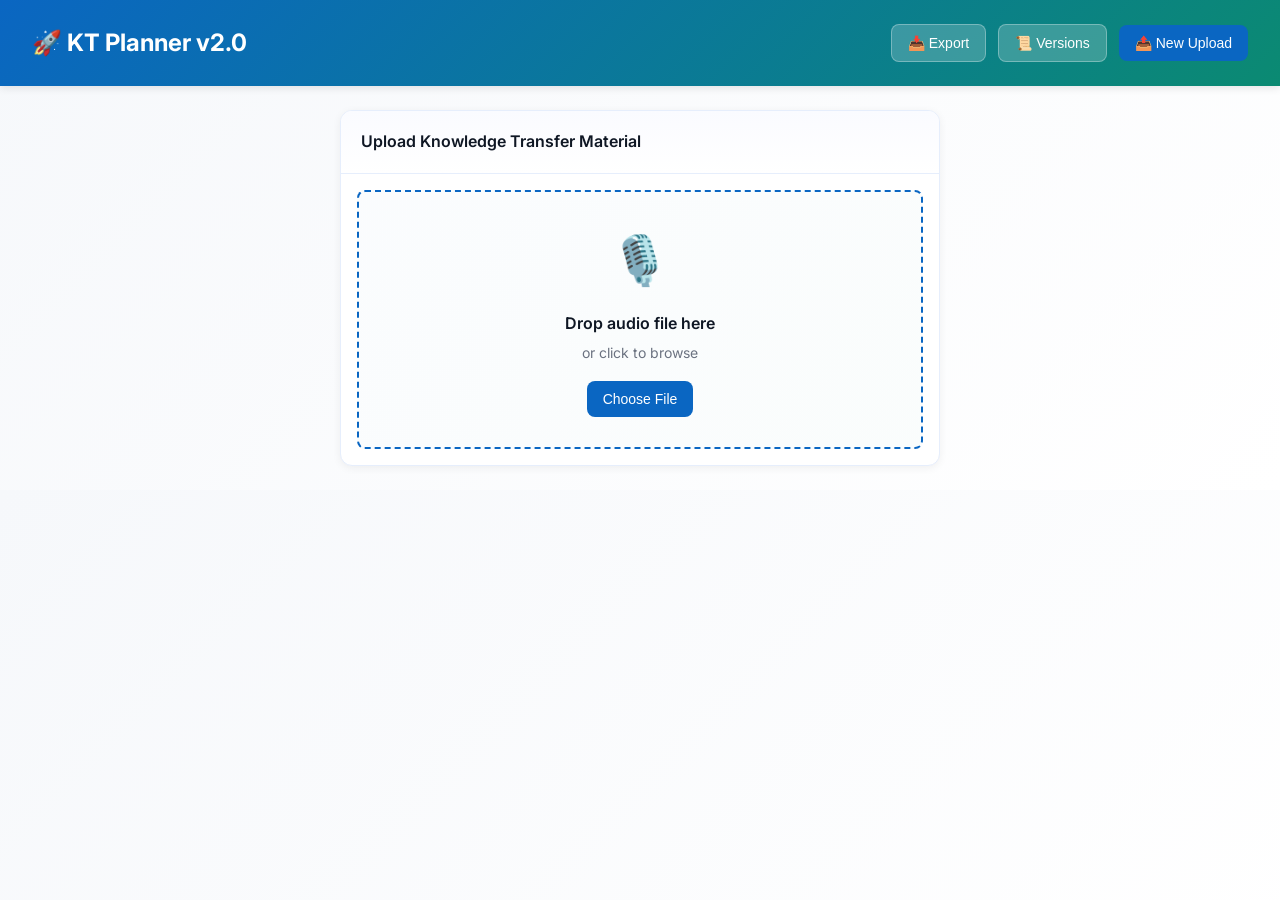
<file: static/enhanced.html>
<!DOCTYPE html>
<html lang="en">
<head>
    <meta charset="UTF-8">
    <meta name="viewport" content="width=device-width, initial-scale=1.0">
    <title>KT Planner v2.0 - Advanced Knowledge Transfer</title>
    <link href="https://fonts.googleapis.com/css2?family=Inter:wght@300;400;500;600;700&display=swap" rel="stylesheet">
    <style>
        * { margin: 0; padding: 0; box-sizing: border-box; }
        
        :root {
            --primary: #0a66c2;
            --accent: #0b8a72;
            --bg: #f6f8fb;
            --card: #ffffff;
            --text: #0f1724;
            --muted: #6b7280;
            --border: #e6eefc;
            --success: #10b981;
            --warning: #f59e0b;
            --error: #ef4444;
            --green: #10b981;
            --yellow: #fbbf24;
            --red: #ef4444;
        }
        
        body {
            font-family: 'Inter', system-ui, -apple-system, 'Segoe UI', sans-serif;
            background: linear-gradient(135deg, var(--bg) 0%, #ffffff 100%);
            color: var(--text);
            line-height: 1.6;
        }
        
        .header {
            background: linear-gradient(135deg, var(--primary), var(--accent));
            color: white;
            padding: 24px 32px;
            display: flex;
            justify-content: space-between;
            align-items: center;
            box-shadow: 0 2px 8px rgba(0,0,0,0.1);
        }
        
        .header h1 {
            font-size: 24px;
            font-weight: 700;
        }
        
        .header-actions {
            display: flex;
            gap: 12px;
            align-items: center;
        }
        
        .btn {
            padding: 10px 16px;
            border-radius: 8px;
            border: none;
            cursor: pointer;
            font-weight: 500;
            font-size: 14px;
            transition: all 0.2s;
        }
        
        .btn-primary {
            background: var(--primary);
            color: white;
        }
        
        .btn-primary:hover {
            opacity: 0.9;
            box-shadow: 0 4px 12px rgba(10, 102, 194, 0.3);
        }
        
        .btn-secondary {
            background: rgba(255,255,255,0.2);
            color: white;
            border: 1px solid rgba(255,255,255,0.3);
        }
        
        .btn-secondary:hover {
            background: rgba(255,255,255,0.3);
        }
        
        .container {
            display: grid;
            grid-template-columns: 1fr 1fr;
            gap: 24px;
            padding: 24px 32px;
            max-width: 1600px;
            margin: 0 auto;
            height: calc(100vh - 80px);
        }
        
        .panel {
            background: var(--card);
            border-radius: 12px;
            box-shadow: 0 2px 8px rgba(0,0,0,0.06);
            display: flex;
            flex-direction: column;
            overflow: hidden;
            border: 1px solid var(--border);
        }
        
        .panel-header {
            padding: 18px 20px;
            border-bottom: 1px solid var(--border);
            font-weight: 600;
            display: flex;
            justify-content: space-between;
            align-items: center;
            background: linear-gradient(180deg, #fafbff 0%, #ffffff 100%);
        }
        
        .panel-content {
            flex: 1;
            overflow-y: auto;
            padding: 16px;
        }
        
        /* Upload Section */
        #uploadPanel {
            grid-column: 1 / -1;
        }
        
        .upload-area {
            border: 2px dashed var(--primary);
            border-radius: 8px;
            padding: 30px;
            text-align: center;
            transition: all 0.2s;
            cursor: pointer;
            background: linear-gradient(135deg, rgba(10,102,194,0.02), rgba(11,138,114,0.02));
        }
        
        .upload-area:hover {
            border-color: var(--accent);
            background: linear-gradient(135deg, rgba(10,102,194,0.04), rgba(11,138,114,0.04));
        }
        
        .upload-area.dragging {
            border-color: var(--accent);
            background: linear-gradient(135deg, rgba(10,102,194,0.08), rgba(11,138,114,0.08));
        }
        
        /* Progress Bar */
        .progress-container {
            display: none;
            margin-top: 16px;
        }
        
        .progress-bar {
            background: var(--border);
            height: 8px;
            border-radius: 999px;
            overflow: hidden;
            margin-bottom: 8px;
        }
        
        .progress-fill {
            height: 100%;
            background: linear-gradient(90deg, var(--primary), var(--accent));
            width: 0%;
            transition: width 0.3s;
        }
        
        /* Sentence List */
        .sentence {
            background: #f9fafb;
            border: 1px solid var(--border);
            border-radius: 8px;
            padding: 12px;
            margin-bottom: 10px;
            cursor: grab;
            transition: all 0.2s;
            display: flex;
            gap: 12px;
            align-items: flex-start;
        }
        
        .sentence:hover {
            background: #ffffff;
            box-shadow: 0 2px 8px rgba(0,0,0,0.06);
            border-color: var(--primary);
        }
        
        .sentence.dragging {
            opacity: 0.5;
            cursor: grabbing;
        }
        
        .sentence-confidence {
            font-weight: 700;
            font-size: 18px;
            padding: 4px 8px;
            border-radius: 4px;
            min-width: 32px;
            text-align: center;
        }
        
        .sentence-confidence.high {
            background: rgba(16, 185, 129, 0.1);
            color: var(--green);
        }
        
        .sentence-confidence.medium {
            background: rgba(251, 191, 36, 0.1);
            color: var(--yellow);
        }
        
        .sentence-confidence.low {
            background: rgba(239, 68, 68, 0.1);
            color: var(--red);
        }
        
        .sentence-content {
            flex: 1;
        }
        
        .sentence-text {
            font-size: 14px;
            color: var(--text);
            margin-bottom: 6px;
            line-height: 1.5;
        }
        
        .sentence-meta {
            font-size: 12px;
            color: var(--muted);
            display: flex;
            gap: 12px;
        }
        
        .sentence-tag {
            display: inline-block;
            padding: 2px 8px;
            background: rgba(10, 102, 194, 0.1);
            color: var(--primary);
            border-radius: 4px;
            font-weight: 500;
        }
        
        .sentence-confusing {
            border-left: 4px solid var(--red);
            background: rgba(239, 68, 68, 0.02);
        }
        
        .sentence-actions {
            display: flex;
            gap: 6px;
            opacity: 0;
            transition: opacity 0.2s;
        }
        
        .sentence:hover .sentence-actions {
            opacity: 1;
        }
        
        .icon-btn {
            width: 32px;
            height: 32px;
            border-radius: 6px;
            border: none;
            background: #f3f4f6;
            cursor: pointer;
            display: flex;
            align-items: center;
            justify-content: center;
            font-size: 14px;
            transition: all 0.2s;
        }
        
        .icon-btn:hover {
            background: var(--primary);
            color: white;
        }
        
        /* KT Sections */
        .kt-section {
            background: #f9fafb;
            border: 1px solid var(--border);
            border-radius: 8px;
            padding: 14px;
            margin-bottom: 12px;
            min-height: 60px;
        }
        
        .kt-section-header {
            font-weight: 600;
            color: var(--text);
            margin-bottom: 8px;
            display: flex;
            justify-content: space-between;
            align-items: center;
        }
        
        .kt-section-status {
            font-size: 12px;
            padding: 4px 8px;
            border-radius: 4px;
            font-weight: 500;
        }
        
        .kt-section-status.covered {
            background: rgba(16, 185, 129, 0.1);
            color: var(--green);
        }
        
        .kt-section-status.weak {
            background: rgba(251, 191, 36, 0.1);
            color: var(--yellow);
        }
        
        .kt-section-status.missing {
            background: rgba(239, 68, 68, 0.1);
            color: var(--red);
        }
        
        .kt-section.drag-over {
            background: rgba(10, 102, 194, 0.08);
            border-color: var(--primary);
            box-shadow: 0 0 0 2px rgba(10, 102, 194, 0.1);
        }
        
        .kt-sentence {
            background: white;
            border: 1px solid var(--border);
            border-radius: 6px;
            padding: 10px;
            margin: 6px 0;
            font-size: 13px;
            color: var(--text);
            display: flex;
            justify-content: space-between;
            align-items: center;
        }
        
        /* Modal */
        .modal {
            display: none;
            position: fixed;
            top: 0;
            left: 0;
            right: 0;
            bottom: 0;
            background: rgba(0,0,0,0.5);
            z-index: 1000;
            align-items: center;
            justify-content: center;
        }
        
        .modal.open {
            display: flex;
        }
        
        .modal-content {
            background: white;
            border-radius: 12px;
            padding: 24px;
            max-width: 600px;
            width: 90%;
            max-height: 90vh;
            overflow-y: auto;
            box-shadow: 0 12px 40px rgba(0,0,0,0.3);
        }
        
        .modal-header {
            font-size: 18px;
            font-weight: 600;
            margin-bottom: 16px;
            display: flex;
            justify-content: space-between;
            align-items: center;
        }
        
        .modal-close {
            background: none;
            border: none;
            font-size: 24px;
            cursor: pointer;
            color: var(--muted);
        }
        
        .form-group {
            margin-bottom: 16px;
        }
        
        .form-label {
            display: block;
            font-weight: 600;
            margin-bottom: 6px;
            color: var(--text);
        }
        
        .form-input {
            width: 100%;
            padding: 10px;
            border: 1px solid var(--border);
            border-radius: 6px;
            font-family: inherit;
            font-size: 14px;
        }
        
        .form-input:focus {
            outline: none;
            border-color: var(--primary);
            box-shadow: 0 0 0 3px rgba(10, 102, 194, 0.1);
        }
        
        textarea.form-input {
            resize: vertical;
            min-height: 100px;
        }
        
        .modal-actions {
            display: flex;
            gap: 10px;
            justify-content: flex-end;
            margin-top: 20px;
        }
        
        /* Code Panel */
        .code-panel {
            background: #1e1e2e;
            color: #d4d4d4;
            border-radius: 6px;
            padding: 12px;
            margin: 6px 0;
            font-family: 'Monaco', 'Courier New', monospace;
            font-size: 12px;
            overflow-x: auto;
        }
        
        /* Tabs */
        .tabs {
            display: flex;
            border-bottom: 1px solid var(--border);
            background: #fafbff;
        }
        
        .tab {
            padding: 12px 16px;
            border: none;
            background: none;
            cursor: pointer;
            font-weight: 500;
            font-size: 14px;
            color: var(--muted);
            border-bottom: 2px solid transparent;
            transition: all 0.2s;
        }
        
        .tab.active {
            color: var(--primary);
            border-bottom-color: var(--primary);
        }
        
        .tab:hover {
            color: var(--text);
        }
        
        .tab-content {
            display: none;
        }
        
        .tab-content.active {
            display: block;
        }
        
        /* Alert */
        .alert {
            padding: 12px 16px;
            border-radius: 6px;
            margin-bottom: 12px;
            display: none;
        }
        
        .alert.show {
            display: block;
        }
        
        .alert-success {
            background: rgba(16, 185, 129, 0.1);
            color: var(--success);
            border: 1px solid rgba(16, 185, 129, 0.3);
        }
        
        .alert-warning {
            background: rgba(251, 191, 36, 0.1);
            color: var(--warning);
            border: 1px solid rgba(251, 191, 36, 0.3);
        }
        
        /* Stats */
        .stats {
            display: grid;
            grid-template-columns: repeat(4, 1fr);
            gap: 12px;
            margin-bottom: 16px;
        }
        
        .stat {
            background: #f9fafb;
            padding: 12px;
            border-radius: 6px;
            text-align: center;
        }
        
        .stat-value {
            font-size: 24px;
            font-weight: 700;
            color: var(--primary);
        }
        
        .stat-label {
            font-size: 12px;
            color: var(--muted);
            margin-top: 4px;
        }
        
        @media (max-width: 1200px) {
            .container {
                grid-template-columns: 1fr;
                height: auto;
            }
            .stats {
                grid-template-columns: repeat(2, 1fr);
            }
        }
    </style>
</head>
<body>
    <div class="header">
        <h1>🚀 KT Planner v2.0</h1>
        <div class="header-actions">
            <button class="btn btn-secondary" onclick="showExportModal()">📥 Export</button>
            <button class="btn btn-secondary" onclick="showVersions()">📜 Versions</button>
            <button class="btn btn-primary" onclick="showUpload()">📤 New Upload</button>
        </div>
    </div>

    <div class="container" id="mainContainer" style="display: none;">
        <!-- LEFT PANEL: Transcript with Smart Segmentation -->
        <div class="panel">
            <div class="panel-header">
                📝 Intelligence Transcript
                <span class="stat-value" style="font-size: 14px; color: var(--muted);" id="sentenceCount">0</span>
            </div>
            <div class="panel-content">
                <div class="stats" id="sidebarStats">
                    <div class="stat">
                        <div class="stat-value">0</div>
                        <div class="stat-label">Mapped</div>
                    </div>
                    <div class="stat">
                        <div class="stat-value">0</div>
                        <div class="stat-label">Confusing</div>
                    </div>
                    <div class="stat">
                        <div class="stat-value">0%</div>
                        <div class="stat-label">Confidence</div>
                    </div>
                    <div class="stat">
                        <div class="stat-value">0</div>
                        <div class="stat-label">Code Refs</div>
                    </div>
                </div>
                
                <div id="sentenceList">
                    <!-- Sentences will be populated here -->
                </div>
            </div>
        </div>

        <!-- RIGHT PANEL: KT Sections with Drop Zones -->
        <div class="panel">
            <div class="panel-header">
                📚 KT Sections
                <button class="icon-btn" onclick="refreshSections()" title="Refresh">🔄</button>
            </div>
            <div class="panel-content" id="ktSections">
                <!-- KT sections will be populated here -->
            </div>
        </div>
    </div>

    <!-- Upload Section (Initial Screen) -->
    <div id="uploadPanel" class="panel" style="margin: 24px 32px; max-width: 600px; margin-left: auto; margin-right: auto;">
        <div class="panel-header">Upload Knowledge Transfer Material</div>
        <div class="panel-content">
            <div class="upload-area" id="uploadArea" ondrop="handleDrop(event)" ondragover="handleDragOver(event)" ondragleave="handleDragLeave(event)">
                <div style="font-size: 48px; margin-bottom: 12px;">🎙️</div>
                <div style="font-weight: 600; margin-bottom: 6px;">Drop audio file here</div>
                <div style="color: var(--muted); font-size: 14px; margin-bottom: 16px;">or click to browse</div>
                <input type="file" id="fileInput" accept="audio/*" hidden onchange="handleFileSelect(event)">
                <button class="btn btn-primary" onclick="document.getElementById('fileInput').click()">Choose File</button>
            </div>
            
            <div class="progress-container" id="progressContainer">
                <div class="progress-bar">
                    <div class="progress-fill" id="progressFill"></div>
                </div>
                <div style="font-size: 14px; color: var(--muted); text-align: center;" id="progressText">Uploading...</div>
            </div>
        </div>
    </div>

    <!-- Edit Sentence Modal -->
    <div id="editModal" class="modal">
        <div class="modal-content">
            <div class="modal-header">
                Edit Sentence
                <button class="modal-close" onclick="closeEditModal()">×</button>
            </div>
            <div class="form-group">
                <div class="form-label">Current Text:</div>
                <div id="currentText" style="padding: 10px; background: #f3f4f6; border-radius: 6px; font-size: 14px;"></div>
            </div>
            <div class="form-group">
                <label class="form-label">New Text:</label>
                <textarea class="form-input" id="editText"></textarea>
            </div>
            <div class="form-group">
                <label class="form-label">Assign to Section:</label>
                <select class="form-input" id="editSection"></select>
            </div>
            <div class="modal-actions">
                <button class="btn btn-secondary" onclick="closeEditModal()">Cancel</button>
                <button class="btn btn-primary" onclick="saveSentenceEdit()">Save Changes</button>
            </div>
        </div>
    </div>

    <!-- Code Link Modal -->
    <div id="codeModal" class="modal">
        <div class="modal-content">
            <div class="modal-header">
                Link Code/Log Reference
                <button class="modal-close" onclick="closeCodeModal()">×</button>
            </div>
            <div class="form-group">
                <label class="form-label">File Name:</label>
                <input type="text" class="form-input" id="codeFileName" placeholder="config.yaml, deploy.sh, etc.">
            </div>
            <div class="form-group">
                <label class="form-label">Language:</label>
                <select class="form-input" id="codeLanguage">
                    <option>bash</option>
                    <option>yaml</option>
                    <option>json</option>
                    <option>python</option>
                    <option>sql</option>
                    <option>text</option>
                </select>
            </div>
            <div class="form-group">
                <label class="form-label">Code/Log Content:</label>
                <textarea class="form-input" id="codeContent" placeholder="Paste code or log snippet..." style="font-family: monospace; font-size: 12px; min-height: 150px;"></textarea>
            </div>
            <div class="modal-actions">
                <button class="btn btn-secondary" onclick="closeCodeModal()">Cancel</button>
                <button class="btn btn-primary" onclick="saveCodeReference()">Link Code</button>
            </div>
        </div>
    </div>

    <!-- Export Modal -->
    <div id="exportModal" class="modal">
        <div class="modal-content">
            <div class="modal-header">
                Export Knowledge Transfer
                <button class="modal-close" onclick="closeExportModal()">×</button>
            </div>
            <div class="form-group">
                <label class="form-label">Select Export Formats:</label>
                <div style="display: grid; gap: 10px;">
                    <label style="display: flex; gap: 8px;">
                        <input type="checkbox" id="exportMarkdown" checked>
                        <span>📄 Markdown Documentation</span>
                    </label>
                    <label style="display: flex; gap: 8px;">
                        <input type="checkbox" id="exportSOP" checked>
                        <span>📋 SOP/Runbook</span>
                    </label>
                    <label style="display: flex; gap: 8px;">
                        <input type="checkbox" id="exportJSON" checked>
                        <span>{"} JSON Export</span>
                    </label>
                    <label style="display: flex; gap: 8px;">
                        <input type="checkbox" id="exportHTML">
                        <span>🌐 HTML Report</span>
                    </label>
                    <label style="display: flex; gap: 8px;">
                        <input type="checkbox" id="exportChecklist">
                        <span>☑️ Coverage Checklist</span>
                    </label>
                </div>
            </div>
            <div class="modal-actions">
                <button class="btn btn-secondary" onclick="closeExportModal()">Cancel</button>
                <button class="btn btn-primary" onclick="performExport()">Generate Exports</button>
            </div>
        </div>
    </div>

    <script>
        let currentJobId = null;
        let sentences = [];
        let sections = [];
        let editingSentenceId = null;
        let codeReferenceSentenceId = null;

        // Upload handling
        function handleDragOver(e) {
            e.preventDefault();
            document.getElementById('uploadArea').classList.add('dragging');
        }

        function handleDragLeave(e) {
            document.getElementById('uploadArea').classList.remove('dragging');
        }

        function handleDrop(e) {
            e.preventDefault();
            document.getElementById('uploadArea').classList.remove('dragging');
            const files = e.dataTransfer.files;
            if (files.length > 0) handleFileUpload(files[0]);
        }

        function handleFileSelect(e) {
            if (e.target.files.length > 0) handleFileUpload(e.target.files[0]);
        }

        async function handleFileUpload(file) {
            const formData = new FormData();
            formData.append('file', file);

            try {
                document.getElementById('progressContainer').style.display = 'block';
                
                const response = await fetch('/upload', {
                    method: 'POST',
                    body: formData
                });

                const data = await response.json();
                currentJobId = data.job_id;

                // Poll for completion
                pollJobStatus();
            } catch (error) {
                showAlert('Upload failed: ' + error.message, 'warning');
            }
        }

        async function pollJobStatus() {
            if (!currentJobId) return;

            try {
                const response = await fetch(`/status/${currentJobId}`);
                const job = await response.json();

                const progress = job.progress || 0;
                document.getElementById('progressFill').style.width = progress + '%';
                document.getElementById('progressText').textContent = progress + '% - ' + (job.status || 'processing');

                if (job.status === 'completed') {
                    loadJob();
                } else if (job.status === 'failed') {
                    showAlert('Job failed: ' + job.error, 'warning');
                } else {
                    setTimeout(pollJobStatus, 1000);
                }
            } catch (error) {
                console.error('Poll error:', error);
                setTimeout(pollJobStatus, 2000);
            }
        }

        async function loadJob() {
            try {
                // Load sentences metadata
                const sentRes = await fetch(`/sentences/${currentJobId}`);
                const sentData = await sentRes.json();
                sections = sentData.sentences;

                // Load KT sections
                const ktRes = await fetch(`/coverage/${currentJobId}`);
                const ktData = await ktRes.json();

                document.getElementById('uploadPanel').style.display = 'none';
                document.getElementById('mainContainer').style.display = 'grid';

                renderSentences(sentData.sentences);
                renderSections(ktData.coverage_by_section);

                // Update stats
                updateStats(sentData.statistics);
            } catch (error) {
                showAlert('Failed to load data: ' + error.message, 'warning');
            }
        }

        function renderSentences(sentList) {
            const list = document.getElementById('sentenceList');
            list.innerHTML = '';

            sentList.forEach(sent => {
                const confLevel = sent.confidence > 0.8 ? 'high' : sent.confidence > 0.6 ? 'medium' : 'low';
                const confEmoji = confLevel === 'high' ? '🟢' : confLevel === 'medium' ? '🟡' : '🔴';

                const div = document.createElement('div');
                div.className = `sentence${sent.is_confusing ? ' sentence-confusing' : ''}`;
                div.draggable = true;
                div.id = `sent-${sent.id}`;
                div.addEventListener('dragstart', (e) => dragStart(e, sent));
                div.addEventListener('dragend', dragEnd);

                div.innerHTML = `
                    <div class="sentence-confidence ${confLevel}">${confEmoji}</div>
                    <div class="sentence-content">
                        <div class="sentence-text">${sent.text}</div>
                        <div class="sentence-meta">
                            <span class="sentence-tag">${sent.predicted_section}</span>
                            <span>${(sent.confidence * 100).toFixed(0)}% conf</span>
                            ${sent.is_confusing ? '<span style="color: var(--red); font-weight: 600;">⚠️ Confusing</span>' : ''}
                        </div>
                    </div>
                    <div class="sentence-actions">
                        <button class="icon-btn" onclick="editSentence('${sent.id}')" title="Edit">✏️</button>
                        <button class="icon-btn" onclick="linkCode('${sent.id}')" title="Link Code">🔗</button>
                        <button class="icon-btn" onclick="markConfusing('${sent.id}')" title="Mark Confusing">❌</button>
                    </div>
                `;
                list.appendChild(div);
            });
        }

        function renderSections(sectionCoverage) {
            const container = document.getElementById('ktSections');
            container.innerHTML = '';

            Object.entries(sectionCoverage).forEach(([sectionId, section]) => {
                const status = section.status === 'covered' ? 'covered' : section.status === 'weak' ? 'weak' : 'missing';
                
                const div = document.createElement('div');
                div.className = 'kt-section';
                div.id = `section-${sectionId}`;
                div.addEventListener('dragover', (e) => dragOver(e));
                div.addEventListener('drop', (e) => drop(e, sectionId));
                div.addEventListener('dragleave', (e) => dragLeave(e));

                div.innerHTML = `
                    <div class="kt-section-header">
                        <span>${section.title}</span>
                        <span class="kt-section-status ${status}">${status.toUpperCase()}</span>
                    </div>
                    <div style="font-size: 12px; color: var(--muted); margin-bottom: 8px;">
                        ${section.sentence_count} sentences • ${(section.confidence * 100).toFixed(0)}% confidence
                    </div>
                    <div class="kt-sentences" id="sentences-${sectionId}">
                        ${(section.sentences || []).map(s => `
                            <div class="kt-sentence">
                                ${typeof s === 'string' ? s : s.text}
                                <button class="icon-btn" style="width: 24px; height: 24px;" onclick="removeSentenceFromSection('${sectionId}', this)">×</button>
                            </div>
                        `).join('')}
                    </div>
                `;
                container.appendChild(div);
            });
        }

        function updateStats(stats) {
            const statsDiv = document.getElementById('sidebarStats');
            const mapped = stats.mapped_sentences || 0;
            const confusing = stats.confusing_sentences || 0;
            const avgConf = ((stats.average_confidence || 0) * 100).toFixed(0);
            const codeRefs = stats.code_references || 0;

            statsDiv.innerHTML = `
                <div class="stat">
                    <div class="stat-value">${mapped}</div>
                    <div class="stat-label">Mapped</div>
                </div>
                <div class="stat">
                    <div class="stat-value">${confusing}</div>
                    <div class="stat-label">Confusing</div>
                </div>
                <div class="stat">
                    <div class="stat-value">${avgConf}%</div>
                    <div class="stat-label">Confidence</div>
                </div>
                <div class="stat">
                    <div class="stat-value">${codeRefs}</div>
                    <div class="stat-label">Code Refs</div>
                </div>
            `;
        }

        // Drag-drop handlers
        let draggedSentence = null;

        function dragStart(e, sent) {
            draggedSentence = sent;
            e.dataTransfer.effectAllowed = 'move';
            e.target.classList.add('dragging');
        }

        function dragEnd(e) {
            e.target.classList.remove('dragging');
        }

        function dragOver(e) {
            e.preventDefault();
            e.dataTransfer.dropEffect = 'move';
            if (e.target.closest('.kt-section')) {
                e.target.closest('.kt-section').classList.add('drag-over');
            }
        }

        function dragLeave(e) {
            if (e.target.classList && e.target.classList.contains('kt-section')) {
                e.target.classList.remove('drag-over');
            }
        }

        async function drop(e, sectionId) {
            e.preventDefault();
            e.target.closest('.kt-section').classList.remove('drag-over');

            if (!draggedSentence || !currentJobId) return;

            try {
                const response = await fetch(`/sentences/${currentJobId}/drag-drop`, {
                    method: 'POST',
                    headers: { 'Content-Type': 'application/json' },
                    body: JSON.stringify({
                        job_id: currentJobId,
                        sentence_id: draggedSentence.id,
                        target_section: sectionId,
                        user: 'user'
                    })
                });

                if (response.ok) {
                    showAlert('✅ Sentence assigned!' , 'success');
                    loadJob(); // Refresh
                }
            } catch (error) {
                showAlert('Drop failed: ' + error.message, 'warning');
            }
        }

        // Edit sentence
        function editSentence(sentId) {
            editingSentenceId = sentId;
            const sent = sections.find(s => s.id === sentId);
            if (!sent) return;

            document.getElementById('currentText').textContent = sent.text;
            document.getElementById('editText').value = sent.text;

            // Populate section dropdown
            const select = document.getElementById('editSection');
            select.innerHTML = sent.alternatives.map(alt => 
                `<option value="${alt.section}">${alt.section} (${(alt.score * 100).toFixed(0)}%)</option>`
            ).join('');
            select.value = sent.predicted_section;

            document.getElementById('editModal').classList.add('open');
        }

        async function saveSentenceEdit() {
            const newText = document.getElementById('editText').value;
            const section = document.getElementById('editSection').value;

            try {
                await fetch(`/sentences/${currentJobId}/edit`, {
                    method: 'POST',
                    headers: { 'Content-Type': 'application/json' },
                    body: JSON.stringify({
                        job_id: currentJobId,
                        sentence_id: editingSentenceId,
                        new_text: newText,
                        user: 'user'
                    })
                });

                closeEditModal();
                showAlert('✅ Sentence updated!', 'success');
                loadJob();
            } catch (error) {
                showAlert('Save failed: ' + error.message, 'warning');
            }
        }

        function closeEditModal() {
            document.getElementById('editModal').classList.remove('open');
        }

        // Code linking
        function linkCode(sentId) {
            codeReferenceSentenceId = sentId;
            document.getElementById('codeModal').classList.add('open');
        }

        async function saveCodeReference() {
            const fileName = document.getElementById('codeFileName').value;
            const language = document.getElementById('codeLanguage').value;
            const content = document.getElementById('codeContent').value;

            if (!fileName || !content) {
                showAlert('Please fill in all fields', 'warning');
                return;
            }

            try {
                await fetch(`/sentences/${currentJobId}/link-code`, {
                    method: 'POST',
                    headers: { 'Content-Type': 'application/json' },
                    body: JSON.stringify({
                        job_id: currentJobId,
                        sentence_id: codeReferenceSentenceId,
                        code_block: content,
                        file_name: fileName,
                        language: language
                    })
                });

                closeCodeModal();
                showAlert('✅ Code linked!', 'success');
            } catch (error) {
                showAlert('Link failed: ' + error.message, 'warning');
            }
        }

        function closeCodeModal() {
            document.getElementById('codeModal').classList.remove('open');
        }

        // Mark confusing
        async function markConfusing(sentId) {
            try {
                await fetch(`/sentences/${currentJobId}/mark-confusing`, {
                    method: 'POST',
                    headers: { 'Content-Type': 'application/json' },
                    body: JSON.stringify({
                        job_id: currentJobId,
                        sentence_id: sentId,
                        user: 'user'
                    })
                });

                showAlert('⚠️ Marked as confusing', 'warning');
                loadJob();
            } catch (error) {
                showAlert('Mark failed: ' + error.message, 'warning');
            }
        }

        // Export
        function showExportModal() {
            if (!currentJobId) {
                showAlert('Please upload a file first', 'warning');
                return;
            }
            document.getElementById('exportModal').classList.add('open');
        }

        function closeExportModal() {
            document.getElementById('exportModal').classList.remove('open');
        }

        async function performExport() {
            const formats = [];
            if (document.getElementById('exportMarkdown').checked) formats.push('markdown');
            if (document.getElementById('exportSOP').checked) formats.push('sop');
            if (document.getElementById('exportJSON').checked) formats.push('json');
            if (document.getElementById('exportHTML').checked) formats.push('html');
            if (document.getElementById('exportChecklist').checked) formats.push('checklist');

            try {
                const response = await fetch(`/export/${currentJobId}`, {
                    method: 'POST',
                    headers: { 'Content-Type': 'application/json' },
                    body: JSON.stringify({ job_id: currentJobId, formats: formats })
                });

                const data = await response.json();
                showAlert('✅ Exports ready! Download them from the response.', 'success');
                console.log('Export data:', data);
            } catch (error) {
                showAlert('Export failed: ' + error.message, 'warning');
            }
        }

        // Versions
        function showVersions() {
            if (!currentJobId) {
                showAlert('Please upload a file first', 'warning');
                return;
            }
            showAlert('📜 Version management coming soon!', 'warning');
        }

        function showUpload() {
            document.getElementById('uploadPanel').style.display = 'block';
            document.getElementById('mainContainer').style.display = 'none';
            currentJobId = null;
        }

        // Utilities
        function showAlert(message, type = 'success') {
            const alert = document.createElement('div');
            alert.className = `alert alert-${type} show`;
            alert.textContent = message;
            alert.style.position = 'fixed';
            alert.style.top = '100px';
            alert.style.right = '24px';
            alert.style.maxWidth = '300px';
            alert.style.zIndex = '999';
            document.body.appendChild(alert);

            setTimeout(() => alert.remove(), 3000);
        }

        function refreshSections() {
            if (currentJobId) loadJob();
        }

        function removeSentenceFromSection(sectionId, btn) {
            btn.parentElement.remove();
        }
    </script>
</body>
</html>
</file>
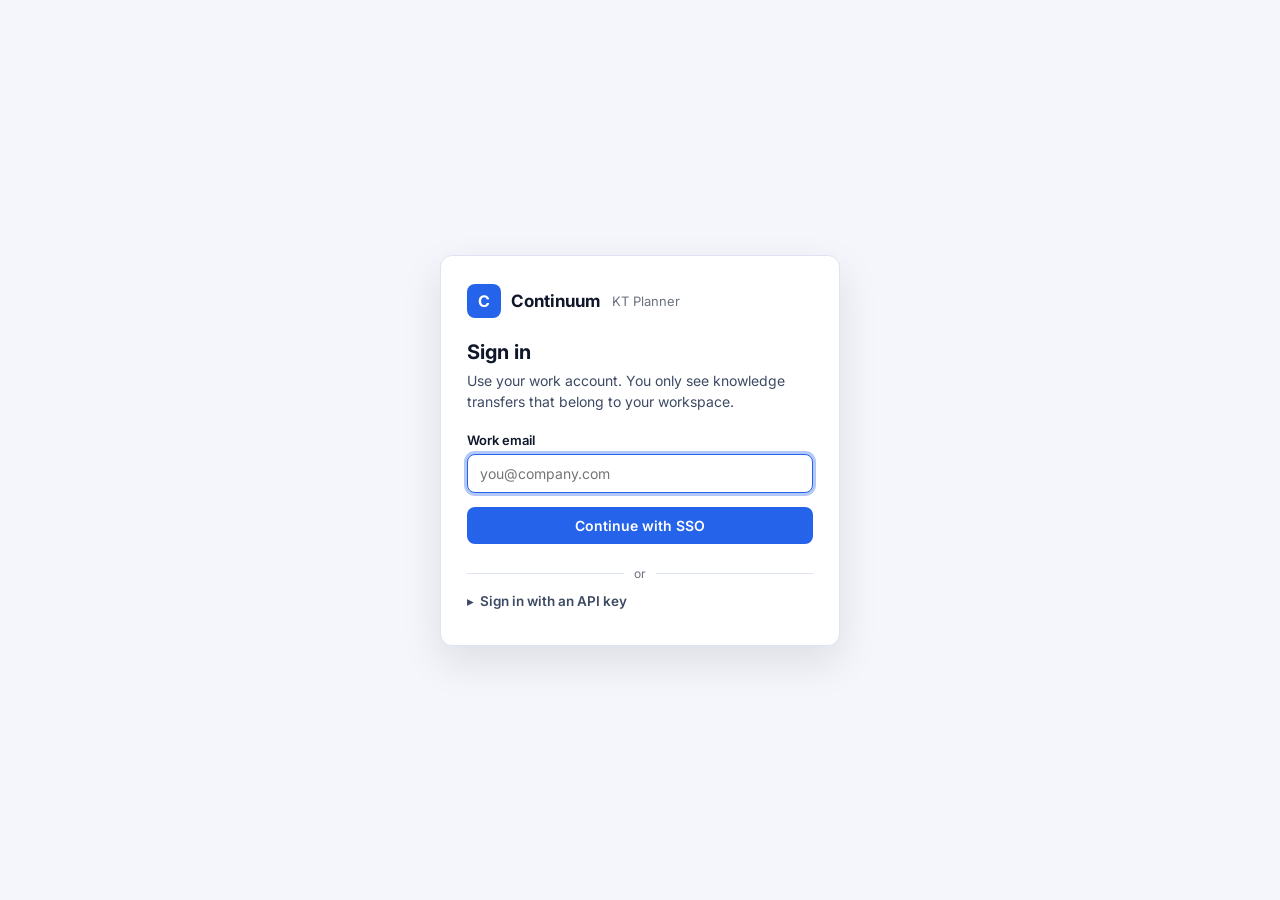
<file: static/login.html>
<!doctype html>
<html lang="en">
<head>
<meta charset="utf-8">
<meta name="viewport" content="width=device-width, initial-scale=1">
<title>Sign in · Continuum</title>
<link href="https://fonts.googleapis.com/css2?family=Inter:wght@400;500;600;700&display=swap" rel="stylesheet">
<style>
  :root{
    --bg:#f4f6fb; --surface:#ffffff; --border:#dde3f0; --text:#0f172a; --text2:#3d4a63; --text3:#6b7280;
    --blue:#2563eb; --blue-dk:#1d4ed8; --red:#b91c1c; --red-dim:#fee2e2; --focus:rgba(37,99,235,.35);
    color-scheme: light;
  }
  @media (prefers-color-scheme: dark){
    :root{ --bg:#0a0f1c; --surface:#111827; --border:#263248; --text:#e8ecf5; --text2:#b4bfd3; --text3:#8a96ab;
           --blue:#5b9bff; --blue-dk:#7fb1ff; --red:#f87171; --red-dim:rgba(248,113,113,.14); --focus:rgba(91,155,255,.4);
           color-scheme: dark; }
  }
  *{box-sizing:border-box}
  body{margin:0;min-height:100vh;display:grid;place-items:center;background:var(--bg);color:var(--text);
       font-family:Inter,system-ui,-apple-system,"Segoe UI",sans-serif;padding:24px 16px}
  .card{width:100%;max-width:400px;background:var(--surface);border:1px solid var(--border);border-radius:12px;
        padding:28px 26px;box-shadow:0 16px 40px rgba(15,23,42,.10)}
  .brand{display:flex;align-items:center;gap:10px;margin-bottom:22px}
  .logo{width:34px;height:34px;border-radius:8px;background:var(--blue);color:#fff;display:grid;place-items:center;font-weight:700}
  .brand b{font-size:17px} .brand span{color:var(--text3);font-size:13px;margin-left:2px}
  h1{font-size:20px;margin:0 0 6px} p.lead{margin:0 0 20px;color:var(--text2);font-size:14px;line-height:1.5}
  label{display:block;font-size:13px;font-weight:600;margin-bottom:6px}
  input{width:100%;padding:10px 12px;border:1px solid var(--border);border-radius:8px;background:var(--surface);
        color:var(--text);font:inherit;font-size:14px}
  input:focus{outline:none;border-color:var(--blue);box-shadow:0 0 0 3px var(--focus)}
  button{margin-top:14px;width:100%;padding:10px 12px;border:0;border-radius:8px;background:var(--blue);color:#fff;
         font:inherit;font-weight:600;font-size:14px;cursor:pointer}
  button:hover{background:var(--blue-dk)} button:disabled{opacity:.6;cursor:default}
  button:focus-visible,summary:focus-visible{outline:none;box-shadow:0 0 0 3px var(--focus)}
  button.secondary{background:transparent;color:var(--blue);border:1px solid var(--border)}
  button.secondary:hover{background:var(--bg)}
  .error{display:none;margin-bottom:16px;padding:9px 12px;border-radius:8px;background:var(--red-dim);color:var(--red);
         font-size:13px;line-height:1.45}
  .divider{display:flex;align-items:center;gap:10px;margin:22px 0 4px;color:var(--text3);font-size:12px}
  .divider::before,.divider::after{content:"";flex:1;height:1px;background:var(--border)}
  details summary{cursor:pointer;list-style:none;font-size:13.5px;font-weight:600;color:var(--text2);padding:8px 0;border-radius:6px}
  details summary::-webkit-details-marker{display:none}
  details summary::before{content:"\25B8";display:inline-block;margin-right:6px;transition:transform .15s}
  details[open] summary::before{transform:rotate(90deg)}
  .help{margin-top:12px;font-size:12.5px;color:var(--text3);line-height:1.55}
  code{font-family:ui-monospace,Consolas,monospace;font-size:12px;background:var(--bg);border:1px solid var(--border);border-radius:4px;padding:1px 5px}
</style>
</head>
<body>
<main class="card">
  <div class="brand"><div class="logo">C</div><b>Continuum</b><span>KT Planner</span></div>
  <h1>Sign in</h1>
  <p class="lead">Use your work account. You only see knowledge transfers that belong to your workspace.</p>
  <div class="error" id="error" role="alert"></div>

  <form id="ssoForm" autocomplete="on">
    <label for="email">Work email</label>
    <input id="email" name="email" type="email" placeholder="you@company.com" required autofocus autocomplete="email" spellcheck="false">
    <button id="ssoBtn" type="submit">Continue with SSO</button>
  </form>

  <div class="divider">or</div>

  <details id="keyDetails">
    <summary>Sign in with an API key</summary>
    <form id="keyForm" autocomplete="off">
      <label for="apiKey">API key</label>
      <input id="apiKey" name="apiKey" type="password" placeholder="ckt_…" required spellcheck="false">
      <button id="keyBtn" class="secondary" type="submit">Sign in with key</button>
    </form>
    <p class="help">For pilots and workspaces without single sign-on. Admins create keys on the server with
      <code>python -m auth create-tenant "Team name"</code>.</p>
  </details>
</main>
<script>
  const err = document.getElementById('error');
  function showError(message){ err.textContent = message; err.style.display = 'block'; }

  // The server sends only these codes back from a failed SSO sign-in.
  const SSO_ERRORS = {
    sso_unknown_domain: "No workspace signs in with single sign-on for that email domain. Check the address, or sign in with an API key.",
    sso_failed: "Sign-in with your identity provider didn't complete. Try again. If it keeps failing, ask your workspace admin to check the SSO setup.",
    sso_expired: "That sign-in expired or was started in another browser. Try again.",
    sso_not_allowed: "Your account isn't allowed in this workspace. Ask your workspace admin to add you.",
    sso_disabled: "Your access to this workspace has been turned off. Ask your workspace admin.",
    sso_denied: "Your identity provider didn't allow the sign-in.",
  };
  const params = new URLSearchParams(location.search);
  const code = params.get('sso_error');
  if (code) showError(SSO_ERRORS[code] || SSO_ERRORS.sso_failed);
  // Where to go after signing in: the page that was asked for (e.g. /?job=…).
  params.delete('sso_error');
  const next = '/' + (params.toString() ? '?' + params.toString() : '');
  if (code) history.replaceState(null, '', next);

  // Keys from the old in-browser storage are no longer used.
  try { localStorage.removeItem('kt-api-key'); } catch (e) {}
  try { const last = localStorage.getItem('kt-sso-email'); if (last) document.getElementById('email').value = last; } catch (e) {}

  document.getElementById('ssoForm').addEventListener('submit', (e) => {
    e.preventDefault();
    const email = document.getElementById('email').value.trim();
    try { localStorage.setItem('kt-sso-email', email); } catch (ex) {}
    const btn = document.getElementById('ssoBtn');
    btn.disabled = true; btn.textContent = 'Redirecting…';
    location.assign('/sso/start?' + new URLSearchParams({email, next}).toString());
  });

  const keyForm = document.getElementById('keyForm');
  const keyBtn = document.getElementById('keyBtn');
  keyForm.addEventListener('submit', async (e) => {
    e.preventDefault();
    err.style.display = 'none';
    keyBtn.disabled = true; keyBtn.textContent = 'Signing in…';
    try {
      const resp = await fetch('/login', {
        method: 'POST', headers: {'Content-Type': 'application/json'},
        body: JSON.stringify({api_key: document.getElementById('apiKey').value.trim()}), credentials: 'same-origin',
      });
      if (resp.ok) { window.location.replace(next); return; }
      const data = await resp.json().catch(() => ({}));
      showError(data.detail || 'Sign-in failed. Check the key and try again.');
    } catch (ex) {
      showError('Could not reach the server. Try again in a moment.');
    } finally {
      keyBtn.disabled = false; keyBtn.textContent = 'Sign in with key';
    }
  });
  if (params.get('key') === '1') document.getElementById('keyDetails').open = true;
</script>
</body>
</html>
</file>
